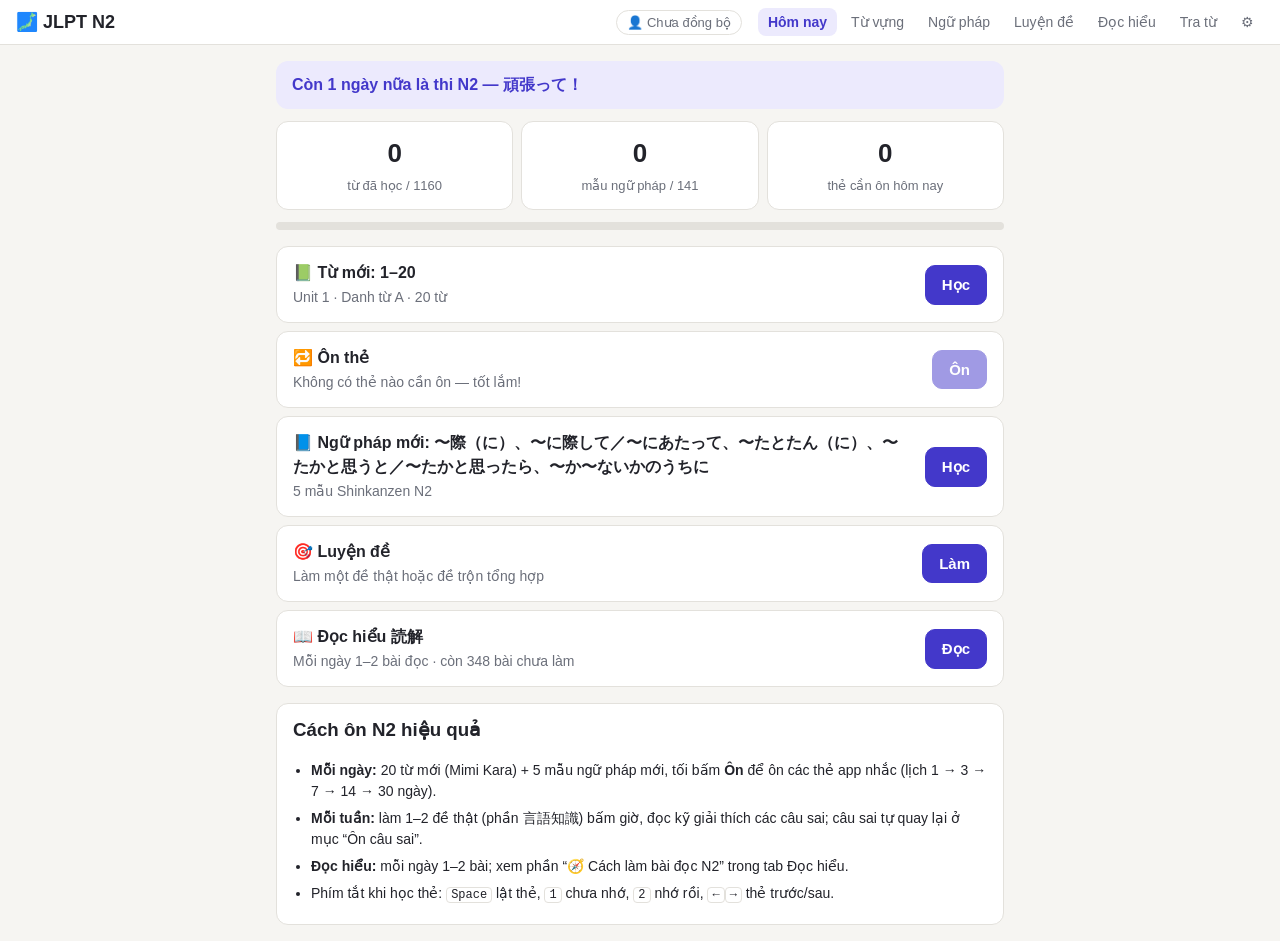
<file: index.html>
<!DOCTYPE html>
<html lang="vi">
<head>
<meta charset="UTF-8">
<title>Luyện thi JLPT N2</title>
<meta http-equiv="refresh" content="0; url=app/">
<script>location.replace('app/' + location.search + location.hash);</script>
</head>
<body><a href="app/">Mở app luyện thi N2</a></body>
</html>
</file>
<file: app/style.css>
:root {
  --bg: #f6f5f2;
  --panel: #ffffff;
  --text: #22232a;
  --muted: #6b6f7a;
  --line: #e3e1dc;
  --accent: #4338ca;
  --accent-soft: #eceafd;
  --good: #15803d;
  --good-soft: #e5f5ea;
  --bad: #b91c1c;
  --bad-soft: #fbe7e7;
  --jp: "Hiragino Kaku Gothic ProN", "Hiragino Sans", "Noto Sans JP", "Yu Gothic", sans-serif;
}
@media (prefers-color-scheme: dark) {
  :root {
    --bg: #17181c;
    --panel: #22242a;
    --text: #ececef;
    --muted: #9a9ead;
    --line: #34363e;
    --accent: #a5b4fc;
    --accent-soft: #272a4a;
    --good: #4ade80;
    --good-soft: #1d3326;
    --bad: #f87171;
    --bad-soft: #3a2224;
  }
}
* { box-sizing: border-box; }
body {
  margin: 0;
  font-family: -apple-system, BlinkMacSystemFont, "Segoe UI", Roboto, sans-serif;
  background: var(--bg);
  color: var(--text);
  line-height: 1.5;
}
header {
  position: sticky; top: 0; z-index: 5;
  background: var(--panel);
  border-bottom: 1px solid var(--line);
  padding: 8px 16px;
  display: flex; flex-wrap: wrap; align-items: center; gap: 8px 16px;
}
header h1 { font-size: 18px; margin: 0; cursor: pointer; }
nav { display: flex; gap: 4px; flex-wrap: wrap; }
nav button {
  border: 0; background: none; color: var(--muted);
  padding: 6px 10px; border-radius: 8px; font-size: 14px; cursor: pointer;
}
nav button.active { background: var(--accent-soft); color: var(--accent); font-weight: 600; }
main { max-width: 760px; margin: 0 auto; padding: 16px; }
.hidden { display: none !important; }
.muted { color: var(--muted); font-size: 14px; }
h3 { margin: 8px 0 12px; }

.countdown {
  background: var(--accent-soft); color: var(--accent);
  border-radius: 12px; padding: 12px 16px; font-weight: 600; margin-bottom: 12px;
}
.cards-row { display: grid; grid-template-columns: repeat(3, 1fr); gap: 8px; }
.stat {
  background: var(--panel); border: 1px solid var(--line); border-radius: 12px;
  padding: 12px; text-align: center;
}
.stat b { display: block; font-size: 26px; }
.stat span { font-size: 13px; color: var(--muted); }
.progress { height: 8px; background: var(--line); border-radius: 99px; margin: 12px 0; overflow: hidden; }
.progress.small { height: 4px; margin: 6px 0 12px; }
.progress div { height: 100%; width: 0; background: var(--accent); transition: width .3s; }

.todo { display: grid; gap: 8px; margin: 16px 0; }
.todo-item {
  display: flex; align-items: center; justify-content: space-between; gap: 12px;
  background: var(--panel); border: 1px solid var(--line); border-radius: 12px; padding: 14px 16px;
}
.todo-item p { margin: 2px 0 0; }
.tips { background: var(--panel); border: 1px solid var(--line); border-radius: 12px; padding: 4px 16px; }
.tips ul { padding-left: 18px; }
.tips li { margin-bottom: 6px; font-size: 14px; }
kbd { border: 1px solid var(--line); border-radius: 4px; padding: 0 4px; font-size: 12px; }

.btn {
  border: 1px solid var(--line); background: var(--panel); color: var(--text);
  padding: 10px 16px; border-radius: 10px; font-size: 15px; cursor: pointer; font-weight: 600;
}
.btn:hover { filter: brightness(0.97); }
.btn.primary { background: var(--accent); border-color: var(--accent); color: #fff; }
.btn.good { background: var(--good-soft); color: var(--good); border-color: var(--good); }
.btn.bad { background: var(--bad-soft); color: var(--bad); border-color: var(--bad); }
.btn.wide { width: 100%; }
.btn small { font-weight: 400; opacity: .7; }
.btn:disabled { opacity: .5; cursor: default; }

.plan-grid { display: grid; grid-template-columns: repeat(auto-fill, minmax(140px, 1fr)); gap: 8px; }
.day {
  background: var(--panel); border: 1px solid var(--line); border-radius: 12px; padding: 10px;
  cursor: pointer; font-size: 13px;
}
.day b { font-size: 15px; }
.day.today { border: 2px solid var(--accent); }
.day.done { background: var(--good-soft); }
.day.review { cursor: default; }
.day .bar { height: 4px; background: var(--line); border-radius: 99px; margin-top: 6px; overflow: hidden; }
.day .bar div { height: 100%; background: var(--good); }

.study-head { display: flex; justify-content: space-between; font-weight: 600; }
.card {
  position: relative; background: var(--panel); border: 1px solid var(--line); border-radius: 16px;
  min-height: 300px; padding: 28px 20px 20px; text-align: center;
  display: flex; flex-direction: column; justify-content: center; gap: 8px;
}
.card-cat { position: absolute; top: 10px; left: 14px; font-size: 12px; color: var(--muted); }
.jp-big { font-family: var(--jp); font-size: 52px; font-weight: 600; line-height: 1.2; word-break: keep-all; }
.jp-kana { font-family: var(--jp); font-size: 22px; color: var(--muted); }
.meaning { font-size: 22px; font-weight: 600; }
.hv { color: var(--accent); font-weight: 600; letter-spacing: .5px; }
.note { font-size: 14px; color: var(--muted); }
.example {
  font-family: var(--jp); text-align: left; background: var(--bg); border-radius: 10px;
  padding: 8px 12px; margin-top: 6px;
}
.example .ex-jp { font-size: 19px; line-height: 2.1; }
.example .ex-vi { font-family: -apple-system, BlinkMacSystemFont, "Segoe UI", sans-serif; color: var(--muted); font-size: 14px; }
.example:empty { display: none; }
.example.small { margin-top: 6px; padding: 4px 8px; }
.example.small .ex-jp { font-size: 15px; line-height: 1.9; }
.example.small .ex-vi { font-size: 12px; }
rt { font-size: .5em; color: var(--muted); font-weight: 400; }
mark { background: var(--accent-soft); color: var(--accent); font-weight: 700; border-radius: 4px; padding: 0 2px; }
mark rt { color: var(--accent); }
.blank { color: var(--accent); font-weight: 700; white-space: nowrap; }
.speak-ex { border: 0; background: none; cursor: pointer; font-size: 15px; padding: 0 2px; vertical-align: middle; }
.jp-big.jp-sent { font-size: 24px; font-weight: 500; line-height: 2.2; text-align: left; }
.related { text-align: left; font-size: 14px; border-top: 1px dashed var(--line); padding-top: 8px; margin-top: 4px; }
.related .grp { margin: 4px 0; }
.related .k { font-family: var(--jp); font-weight: 700; color: var(--accent); margin-right: 4px; }
.chip {
  display: inline-block; font-family: var(--jp); background: var(--bg); border: 1px solid var(--line);
  border-radius: 99px; padding: 1px 8px; margin: 2px; font-size: 13px;
}
.chip i { font-family: -apple-system, sans-serif; font-style: normal; color: var(--muted); }
.speak {
  position: absolute; top: 6px; right: 8px; border: 0; background: none; font-size: 22px; cursor: pointer;
}
.nav-row { display: flex; justify-content: space-between; gap: 8px; margin-top: 10px; }
.nav-row .btn { flex: 1; font-weight: 500; padding: 10px; }
.review-banner {
  background: var(--accent-soft); color: var(--accent); border-radius: 10px;
  padding: 8px 12px; font-size: 14px; margin-bottom: 8px;
}
.chip small { color: var(--muted); font-size: 11px; }
#quizQ .jp-kana { font-size: 20px; font-weight: 400; margin-top: 4px; }
.actions { display: flex; gap: 8px; margin-top: 12px; }
.actions .btn { flex: 1; padding: 14px; }

#quizSetup label, #view-settings label { display: block; margin-bottom: 12px; font-weight: 600; }
select, input[type=date], input:not([type]) {
  display: block; width: 100%; margin-top: 4px; padding: 10px; font-size: 15px;
  border-radius: 8px; border: 1px solid var(--line); background: var(--panel); color: var(--text);
}
label.check { font-weight: 400 !important; display: flex !important; gap: 8px; align-items: flex-start; }
label.check input { margin-top: 5px; }
.file-btn { display: inline-block !important; font-weight: 600; }
.quiz-card { min-height: 180px; }
.choices { display: grid; grid-template-columns: 1fr 1fr; gap: 8px; margin-top: 12px; }
.choice {
  text-align: left; font-size: 16px; padding: 14px; min-height: 56px;
  border: 1px solid var(--line); border-radius: 10px; background: var(--panel); color: var(--text); cursor: pointer;
}
.choice.jp { font-family: var(--jp); font-size: 20px; text-align: center; }
.opt-kana { font-size: 13px; color: var(--muted); font-weight: 400; }
.choice.correct { background: var(--good-soft); border-color: var(--good); color: var(--good); font-weight: 700; }
.choice.wrong { background: var(--bad-soft); border-color: var(--bad); color: var(--bad); }
.quiz-explain { margin-top: 12px; background: var(--panel); border: 1px solid var(--line); border-radius: 10px; padding: 10px 14px; font-size: 15px; }
.quiz-explain .jp { font-family: var(--jp); }
.result-big { font-size: 40px; font-weight: 700; text-align: center; margin: 8px 0; }
.wrong-list { background: var(--panel); border: 1px solid var(--line); border-radius: 10px; padding: 8px 14px; margin: 12px 0; }
.wrong-list div { padding: 4px 0; border-bottom: 1px solid var(--line); }
.wrong-list div:last-child { border: 0; }

.list-tools { display: grid; grid-template-columns: 2fr 1fr 1fr; gap: 8px; }
.list-tools > * { margin-top: 0 !important; }
.vocab-table { width: 100%; border-collapse: collapse; background: var(--panel); border-radius: 12px; overflow: hidden; }
.vocab-table td { padding: 8px 10px; border-bottom: 1px solid var(--line); font-size: 14px; vertical-align: top; }
.vocab-table td.jp { font-family: var(--jp); font-size: 17px; white-space: nowrap; }
.vocab-table td.jp small { display: block; color: var(--muted); font-size: 13px; }
.vocab-table tr.cat td { background: var(--accent-soft); color: var(--accent); font-weight: 700; }
.vocab-table .hvs { color: var(--accent); font-size: 12px; }
.badge { font-size: 11px; padding: 1px 6px; border-radius: 99px; white-space: nowrap; }
.badge.b0 { background: var(--line); color: var(--muted); }
.badge.b1 { background: var(--bad-soft); color: var(--bad); }
.badge.b2 { background: var(--accent-soft); color: var(--accent); }
.badge.b3 { background: var(--good-soft); color: var(--good); }
.vocab-table button { border: 0; background: none; cursor: pointer; font-size: 16px; }

.toast {
  position: fixed; bottom: 20px; left: 50%; transform: translateX(-50%);
  background: var(--text); color: var(--bg); padding: 10px 18px; border-radius: 10px; font-size: 14px; z-index: 10;
}
hr { border: 0; border-top: 1px solid var(--line); margin: 20px 0; }

@media (max-width: 560px) {
  .jp-big { font-size: 40px; }
  .choices { grid-template-columns: 1fr; }
  .list-tools { grid-template-columns: 1fr 1fr; }
  .list-tools input { grid-column: 1 / -1; }
  .stat b { font-size: 22px; }
}

/* Luyện đề 問題1 */
h4 { margin: 18px 0 8px; }
.book-grid { display: grid; grid-template-columns: repeat(auto-fill, minmax(110px, 1fr)); gap: 6px; }
.book-test {
  background: var(--panel); border: 1px solid var(--line); border-radius: 10px; padding: 8px; cursor: pointer;
  color: var(--text); text-align: left; display: flex; flex-direction: column; gap: 2px;
}
.book-test b { font-family: var(--jp); font-size: 15px; }
.book-test span { font-size: 12px; color: var(--muted); }
.book-test.tried { border-color: var(--accent); }
.book-test.done { background: var(--good-soft); border-color: var(--good); }
.inline-row { display: flex; align-items: center; gap: 8px; flex-wrap: wrap; margin-top: 10px; font-size: 14px; }
.inline-row input { width: 70px !important; display: inline-block !important; margin: 0 !important; padding: 6px !important; }
.exam-head {
  position: sticky; top: 52px; z-index: 3; display: flex; justify-content: space-between; align-items: center; gap: 8px;
  background: var(--panel); border: 1px solid var(--line); border-radius: 10px; padding: 6px 10px 6px 14px; font-size: 16px;
}
.exam-head b { font-family: var(--jp); flex: 1; }
.exam-head .btn { padding: 4px 10px; font-size: 13px; }
#examTimer { font-variant-numeric: tabular-nums; color: var(--accent); font-weight: 700; }
.exam-instr { font-family: var(--jp); font-size: 15px; background: var(--panel); border-left: 4px solid var(--accent); padding: 8px 12px; border-radius: 6px; }
.m1-q { background: var(--panel); border: 1px solid var(--line); border-radius: 12px; padding: 14px; margin-bottom: 12px; }
.m1-sent { font-family: var(--jp); font-size: 20px; line-height: 2.2; margin-bottom: 8px; }
.m1-no { display: inline-block; min-width: 26px; height: 26px; line-height: 26px; text-align: center; border: 1px solid var(--text);
  font-size: 14px; margin-right: 8px; font-family: -apple-system, sans-serif; vertical-align: middle; }
.m1-target { text-decoration-thickness: 2px; text-underline-offset: 5px; font-weight: 700; }
.m1-opts { display: grid; grid-template-columns: repeat(4, 1fr); gap: 6px; }
.m1-opt {
  font-family: var(--jp); font-size: 17px; padding: 10px 6px; border: 1px solid var(--line); border-radius: 8px;
  background: var(--bg); color: var(--text); cursor: pointer; text-align: left;
}
.m1-opt b { font-family: -apple-system, sans-serif; color: var(--muted); font-weight: 600; margin-right: 4px; }
.m1-opt.picked { border: 2px solid var(--accent); background: var(--accent-soft); }
.m1-opt.correct { border: 2px solid var(--good); background: var(--good-soft); color: var(--good); font-weight: 700; }
.m1-opt.wrong { border: 2px solid var(--bad); background: var(--bad-soft); color: var(--bad); }
.m1-opt:disabled { cursor: default; }
.m1-explain { margin-top: 10px; font-size: 14px; }
.m1-explain .jp { font-family: var(--jp); font-size: 16px; }
.hist-row { display: grid; grid-template-columns: 2fr 1fr 1fr 1fr; padding: 6px 12px; background: var(--panel); border-bottom: 1px solid var(--line); font-size: 14px; }
@media (max-width: 560px) {
  .m1-opts { grid-template-columns: 1fr 1fr; }
  .m1-sent { font-size: 18px; }
}

.mondai-tabs { display: flex; gap: 6px; margin-bottom: 8px; }
.mondai-tabs button {
  flex: 1; font-family: var(--jp); font-size: 15px; padding: 10px; border-radius: 10px; cursor: pointer;
  border: 1px solid var(--line); background: var(--panel); color: var(--muted);
}
.mondai-tabs button.active { border: 2px solid var(--accent); color: var(--accent); background: var(--accent-soft); font-weight: 700; }
.m1-opt.kanji { font-size: 20px; }
.blank.filled { color: var(--good); }
.mondai-tabs button { font-size: 14px; padding: 8px 4px; }

.mondai-tabs { flex-wrap: wrap; }
.mondai-tabs button { min-width: 22%; }
.m1-opts.vertical { grid-template-columns: 1fr !important; }
.m1-opt.sent { font-size: 16px; line-height: 1.7; }
.m1-opt .diff { font-weight: 700; text-decoration: underline; text-decoration-color: var(--accent); text-underline-offset: 4px; }

.m5-word { font-size: 24px; font-weight: 700; }
.mondai-tabs button { min-width: 30%; }

/* Giải thích chi tiết (dịch + lý do + từng đáp án) */
.xp { margin-top: 8px; padding: 8px 12px; background: var(--bg); border-radius: 10px; font-size: 14px; line-height: 1.6; }
.xp-vi { font-weight: 600; }
.xp-why { margin-top: 4px; }
.xp-opts { margin: 6px 0 0; padding: 0; list-style: none; }
.xp-opts li { margin: 3px 0; padding-left: 2.6em; text-indent: -2.6em; }
.xp-opts li.ok { color: var(--good); font-weight: 600; }
.xp-opts li.bad { color: var(--muted); }
.xp-opts li.bad b { color: var(--bad); }
.xp-opts li.picked.bad { color: var(--bad); }
.xp-opts li.picked::after { content: "  ← bạn chọn"; font-size: 12px; font-weight: 400; }

/* 文法2 ★ */
.slot { display: inline-block; min-width: 3.2em; border-bottom: 2px solid var(--text); margin: 0 3px; text-align: center; line-height: 1.6; }
.slot.star { color: var(--accent); font-weight: 700; }
.slot.filled { min-width: 0; padding: 0 4px; border-bottom-color: var(--muted); }
.slot.filled.star { color: var(--good); border-bottom-color: var(--good); background: var(--good-soft); border-radius: 4px 4px 0 0; }
.xp-opts li.neutral { color: var(--text); }

/* Luyện tổng hợp */
.combo-grid { display: grid; grid-template-columns: repeat(auto-fit, minmax(150px, 1fr)); gap: 8px; }
.combo-btn { display: flex; flex-direction: column; gap: 4px; text-align: left; padding: 12px; border-radius: 12px; cursor: pointer;
  border: 1px solid var(--accent); background: var(--accent-soft); color: var(--text); }
.combo-btn b { font-size: 15px; color: var(--accent); }
.combo-btn span { font-size: 12px; color: var(--muted); }
.book-test.past { border-style: dashed; }
.passage { font-family: var(--jp); font-size: 17px; line-height: 2; background: var(--bg); border-radius: 8px; padding: 10px 12px;
  max-height: 340px; overflow-y: auto; }
.src-line { margin-top: 6px; font-size: 12px; }

/* Đồng bộ */
.user-chip { margin-left: auto; border: 1px solid var(--good); background: var(--good-soft); color: var(--good);
  border-radius: 99px; padding: 4px 10px; font-size: 13px; font-weight: 600; cursor: pointer; }
.user-chip.off { border-color: var(--line); background: var(--panel); color: var(--muted); font-weight: 400; }
.sync-row { display: flex; gap: 8px; flex-wrap: wrap; align-items: center; }
.sync-row input { flex: 1; min-width: 180px; margin: 0 !important; }

/* Đọc hiểu */
.btn.small { padding: 5px 10px; font-size: 13px; }
.read-tabs { display: flex; gap: 6px; margin: 14px 0 6px; flex-wrap: wrap; }
.read-tabs button { flex: 1; min-width: 22%; border: 1px solid var(--line); background: var(--panel); color: var(--text);
  border-radius: 10px; padding: 8px 4px; font-size: 14px; cursor: pointer; font-family: var(--jp); }
.read-tabs button.active { border: 2px solid var(--accent); color: var(--accent); background: var(--accent-soft); font-weight: 700; }
.read-guide { background: var(--panel); border: 1px solid var(--line); border-radius: 12px; padding: 4px 16px 12px; margin-top: 10px; font-size: 14px; line-height: 1.65; }
.read-guide details { margin: 8px 0; }
.read-guide summary { cursor: pointer; padding: 4px 0; }
.read-guide li { margin-bottom: 5px; }
.sig-table { border-collapse: collapse; width: 100%; margin: 6px 0; }
.sig-table td { border-bottom: 1px solid var(--line); padding: 5px 6px; vertical-align: top; }
.sig-table td.jp { font-family: var(--jp); white-space: nowrap; font-weight: 600; }
.rd-exam { margin: 14px 0; }
.rd-exam-head { display: flex; align-items: center; justify-content: space-between; gap: 8px; margin-bottom: 6px; }
.book-test.rd-new { border-style: dashed; }
.read-tools { display: flex; align-items: center; gap: 8px; flex-wrap: wrap; margin: 8px 0; }
.read-tools .check { margin: 0; }
.read-tip { background: var(--accent-soft); border-radius: 10px; padding: 8px 12px; font-size: 14px; line-height: 1.6; margin-bottom: 8px; }
#readTimer.over { color: var(--bad); font-weight: 700; }
.rd-intro { font-family: var(--jp); font-size: 15px; margin: 8px 0 4px; }
.rd-passage { font-family: var(--jp); font-size: 17px; line-height: 2.1; background: var(--panel); border: 1px solid var(--line);
  border-radius: 10px; padding: 12px 16px; }
.rd-passage p { margin: 0; text-indent: 1em; }
.rd-passage.rd-info p { text-indent: 0; }
.rd-passage .rd-h { text-align: center; font-weight: 700; font-size: 18px; }
.rd-passage .rd-right { text-align: right; }
.rd-table { border-collapse: collapse; width: 100%; margin: 6px 0; font-size: 15px; line-height: 1.7; }
.rd-table th, .rd-table td { border: 1px solid var(--line); padding: 4px 6px; vertical-align: top; }
.rd-table th { background: var(--bg); }
u.ul { text-decoration: underline; text-decoration-thickness: 1.5px; text-underline-offset: 5px; }
mark.ev { background: #fde68a; color: inherit; font-weight: inherit; padding: 0; border-radius: 2px; }
mark.ev rt { color: var(--muted); }
.aid-off ruby.aid rt { display: none; }
.rd-q { margin-top: 12px; }
.rd-q .m1-sent { font-family: var(--jp); }
.rd-kind { margin: 6px 0; font-size: 14px; }
.rd-ev { margin: 4px 0; }
.rd-ev mark.ev { font-family: var(--jp); }
.rd-vi { background: var(--bg); border-radius: 10px; padding: 8px 12px; margin-top: 8px; font-size: 15px; line-height: 1.6; }
.rd-vi p { margin: 4px 0; }
.rd-result { font-size: 18px; text-align: center; margin: 10px 0 4px; }
.good-text { color: var(--good); font-size: 14px; }
.bad-text { color: var(--bad); font-size: 14px; }
.rd-vocab td.jp small { display: block; color: var(--muted); }
@media (prefers-color-scheme: dark) { mark.ev { background: #78590a; } }

/* N2 */
.unit-grid { display: grid; grid-template-columns: repeat(auto-fill, minmax(165px, 1fr)); gap: 8px; margin-top: 12px; }
.lesson-tile { text-align: left; background: var(--panel); border: 1px solid var(--line); border-radius: 12px; padding: 12px; cursor: pointer;
  color: var(--text); display: flex; flex-direction: column; gap: 2px; }
.lesson-tile b { font-size: 13px; color: var(--accent); }
.lesson-tile .jp { font-family: var(--jp); font-size: 16px; font-weight: 600; }
.lesson-tile .bar { height: 4px; background: var(--line); border-radius: 99px; margin-top: 6px; overflow: hidden; }
.lesson-tile .bar div { height: 100%; background: var(--good); }
.lesson-head { display: flex; align-items: center; gap: 12px; margin-bottom: 4px; }
.lesson-head .jp { font-family: var(--jp); }
.gram-row { background: var(--panel); border: 1px solid var(--line); border-radius: 10px; padding: 8px 12px; margin-bottom: 6px; cursor: pointer; }
.gram-row.open { border-color: var(--accent); }
.gram-head .jp { font-family: var(--jp); font-size: 17px; }
.gram-no { display: inline-block; min-width: 28px; color: var(--muted); font-size: 12px; }
.gram-body { margin-top: 8px; cursor: default; }
.gram-form { font-size: 14px; color: var(--accent); margin-bottom: 4px; }
.gram-note { font-size: 14px; text-align: left; white-space: normal; }
#gramSearch { margin: 10px 0; }
.jp-big.jp-gram { font-size: 34px; }
.jp-sent { font-family: var(--jp); font-size: 20px; line-height: 2.1; text-align: left; }
.choices.vertical { grid-template-columns: 1fr; }
.choice.vi { text-align: left; font-size: 15px; }
.type-score { display: flex; flex-wrap: wrap; gap: 6px; justify-content: center; margin: 6px 0; }
.hvs { color: var(--accent); font-size: 12px; }
.related .jp { font-family: var(--jp); font-size: 14px; }
.jp { font-family: var(--jp); }
</file>
